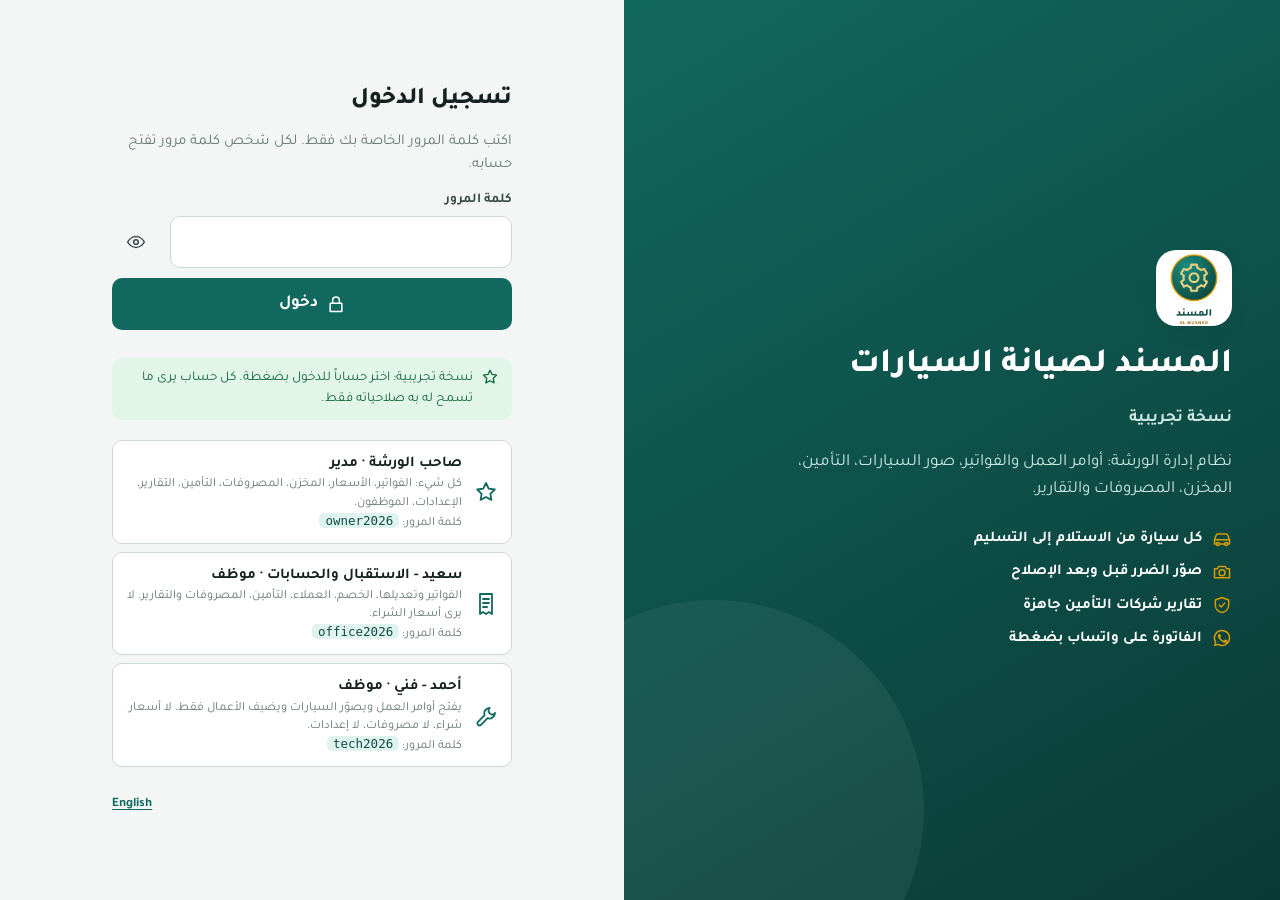
<file: login/index.html>
<!doctype html>
<html lang="ar" dir="rtl">
<head>
<meta charset="utf-8">
<meta name="viewport" content="width=device-width, initial-scale=1, viewport-fit=cover">
<meta name="robots" content="noindex, nofollow">
<meta name="theme-color" content="#0d4d46">
<meta name="color-scheme" content="light only">
<title>المسند لصيانة السيارات - تسجيل الدخول (نسخة تجريبية)</title>
<link rel="icon" href="../img/logo.png" type="image/png">
<link rel="apple-touch-icon" href="../img/logo.png">
<link rel="stylesheet" href="../css/fonts.css?v=441dbd17">
<link rel="stylesheet" href="../css/app.css?v=96108d7a">
</head>
<body>
<div id="auth" class="auth"></div>
<noscript><p style="padding:30px;text-align:center">يحتاج النظام إلى تفعيل JavaScript في المتصفح.</p></noscript>
<script>window.ROOT = '../';</script>
<script src="../js/brand.js?v=9848ef08"></script>
<script src="../js/core.js?v=5fb27f8f"></script>
<script src="../js/demo-data.js?v=35ab61e1"></script>
<script src="../js/local-backend.js?v=1b5dad7e"></script>
<script src="../js/api.js?v=3864b5c4"></script>
<script src="../js/login.js?v=2a674b01"></script>
</body>
</html>
</file>
<file: css/fonts.css>
@font-face{font-family:"Tajawal";font-style:normal;font-weight:400;font-display:swap;src:url("../fonts/tajawal-400-arabic.woff2") format("woff2");unicode-range:U+0600-06FF, U+0750-077F, U+0870-0891, U+0897-08E1, U+08E3-08FF, U+200C-200E, U+2010-2011, U+204F, U+2E41, U+FB50-FDFF, U+FE70-FE74, U+FE76-FEFC, U+102E0-102FB, U+10E60-10E7E, U+10EC2-10EC7, U+10EC9-10EEE, U+10EF0-10EFF, U+1EE00-1EE03, U+1EE05-1EE1F, U+1EE21-1EE22, U+1EE24, U+1EE27, U+1EE29-1EE32, U+1EE34-1EE37, U+1EE39, U+1EE3B, U+1EE42, U+1EE47, U+1EE49, U+1EE4B, U+1EE4D-1EE4F, U+1EE51-1EE52, U+1EE54, U+1EE57, U+1EE59, U+1EE5B, U+1EE5D, U+1EE5F, U+1EE61-1EE62, U+1EE64, U+1EE67-1EE6A, U+1EE6C-1EE72, U+1EE74-1EE77, U+1EE79-1EE7C, U+1EE7E, U+1EE80-1EE89, U+1EE8B-1EE9B, U+1EEA1-1EEA3, U+1EEA5-1EEA9, U+1EEAB-1EEBB, U+1EEF0-1EEF1}
@font-face{font-family:"Tajawal";font-style:normal;font-weight:400;font-display:swap;src:url("../fonts/tajawal-400-latin.woff2") format("woff2");unicode-range:U+0000-00FF, U+0131, U+0152-0153, U+02BB-02BC, U+02C6, U+02DA, U+02DC, U+0304, U+0308, U+0329, U+2000-206F, U+20AC, U+2122, U+2191, U+2193, U+2212, U+2215, U+FEFF, U+FFFD}
@font-face{font-family:"Tajawal";font-style:normal;font-weight:500;font-display:swap;src:url("../fonts/tajawal-500-arabic.woff2") format("woff2");unicode-range:U+0600-06FF, U+0750-077F, U+0870-0891, U+0897-08E1, U+08E3-08FF, U+200C-200E, U+2010-2011, U+204F, U+2E41, U+FB50-FDFF, U+FE70-FE74, U+FE76-FEFC, U+102E0-102FB, U+10E60-10E7E, U+10EC2-10EC7, U+10EC9-10EEE, U+10EF0-10EFF, U+1EE00-1EE03, U+1EE05-1EE1F, U+1EE21-1EE22, U+1EE24, U+1EE27, U+1EE29-1EE32, U+1EE34-1EE37, U+1EE39, U+1EE3B, U+1EE42, U+1EE47, U+1EE49, U+1EE4B, U+1EE4D-1EE4F, U+1EE51-1EE52, U+1EE54, U+1EE57, U+1EE59, U+1EE5B, U+1EE5D, U+1EE5F, U+1EE61-1EE62, U+1EE64, U+1EE67-1EE6A, U+1EE6C-1EE72, U+1EE74-1EE77, U+1EE79-1EE7C, U+1EE7E, U+1EE80-1EE89, U+1EE8B-1EE9B, U+1EEA1-1EEA3, U+1EEA5-1EEA9, U+1EEAB-1EEBB, U+1EEF0-1EEF1}
@font-face{font-family:"Tajawal";font-style:normal;font-weight:500;font-display:swap;src:url("../fonts/tajawal-500-latin.woff2") format("woff2");unicode-range:U+0000-00FF, U+0131, U+0152-0153, U+02BB-02BC, U+02C6, U+02DA, U+02DC, U+0304, U+0308, U+0329, U+2000-206F, U+20AC, U+2122, U+2191, U+2193, U+2212, U+2215, U+FEFF, U+FFFD}
@font-face{font-family:"Tajawal";font-style:normal;font-weight:700;font-display:swap;src:url("../fonts/tajawal-700-arabic.woff2") format("woff2");unicode-range:U+0600-06FF, U+0750-077F, U+0870-0891, U+0897-08E1, U+08E3-08FF, U+200C-200E, U+2010-2011, U+204F, U+2E41, U+FB50-FDFF, U+FE70-FE74, U+FE76-FEFC, U+102E0-102FB, U+10E60-10E7E, U+10EC2-10EC7, U+10EC9-10EEE, U+10EF0-10EFF, U+1EE00-1EE03, U+1EE05-1EE1F, U+1EE21-1EE22, U+1EE24, U+1EE27, U+1EE29-1EE32, U+1EE34-1EE37, U+1EE39, U+1EE3B, U+1EE42, U+1EE47, U+1EE49, U+1EE4B, U+1EE4D-1EE4F, U+1EE51-1EE52, U+1EE54, U+1EE57, U+1EE59, U+1EE5B, U+1EE5D, U+1EE5F, U+1EE61-1EE62, U+1EE64, U+1EE67-1EE6A, U+1EE6C-1EE72, U+1EE74-1EE77, U+1EE79-1EE7C, U+1EE7E, U+1EE80-1EE89, U+1EE8B-1EE9B, U+1EEA1-1EEA3, U+1EEA5-1EEA9, U+1EEAB-1EEBB, U+1EEF0-1EEF1}
@font-face{font-family:"Tajawal";font-style:normal;font-weight:700;font-display:swap;src:url("../fonts/tajawal-700-latin.woff2") format("woff2");unicode-range:U+0000-00FF, U+0131, U+0152-0153, U+02BB-02BC, U+02C6, U+02DA, U+02DC, U+0304, U+0308, U+0329, U+2000-206F, U+20AC, U+2122, U+2191, U+2193, U+2212, U+2215, U+FEFF, U+FFFD}
@font-face{font-family:"Tajawal";font-style:normal;font-weight:800;font-display:swap;src:url("../fonts/tajawal-800-arabic.woff2") format("woff2");unicode-range:U+0600-06FF, U+0750-077F, U+0870-0891, U+0897-08E1, U+08E3-08FF, U+200C-200E, U+2010-2011, U+204F, U+2E41, U+FB50-FDFF, U+FE70-FE74, U+FE76-FEFC, U+102E0-102FB, U+10E60-10E7E, U+10EC2-10EC7, U+10EC9-10EEE, U+10EF0-10EFF, U+1EE00-1EE03, U+1EE05-1EE1F, U+1EE21-1EE22, U+1EE24, U+1EE27, U+1EE29-1EE32, U+1EE34-1EE37, U+1EE39, U+1EE3B, U+1EE42, U+1EE47, U+1EE49, U+1EE4B, U+1EE4D-1EE4F, U+1EE51-1EE52, U+1EE54, U+1EE57, U+1EE59, U+1EE5B, U+1EE5D, U+1EE5F, U+1EE61-1EE62, U+1EE64, U+1EE67-1EE6A, U+1EE6C-1EE72, U+1EE74-1EE77, U+1EE79-1EE7C, U+1EE7E, U+1EE80-1EE89, U+1EE8B-1EE9B, U+1EEA1-1EEA3, U+1EEA5-1EEA9, U+1EEAB-1EEBB, U+1EEF0-1EEF1}
@font-face{font-family:"Tajawal";font-style:normal;font-weight:800;font-display:swap;src:url("../fonts/tajawal-800-latin.woff2") format("woff2");unicode-range:U+0000-00FF, U+0131, U+0152-0153, U+02BB-02BC, U+02C6, U+02DA, U+02DC, U+0304, U+0308, U+0329, U+2000-206F, U+20AC, U+2122, U+2191, U+2193, U+2212, U+2215, U+FEFF, U+FFFD}
</file>
<file: css/app.css>
/* =====================================================================
   Garage system DEMO - point of sale and sign-in page
   Light mode only. Palette: deep teal on white with a gold accent.
   Layout uses logical properties, so Arabic (RTL) flips by itself.
   ===================================================================== */
:root{
  --g900:#0a3a35;--g800:#0d4d46;--g700:#11685e;--g600:#167f72;--g500:#22a08f;--g200:#bde4dd;--g100:#e1f3ef;--g50:#f0f9f7;
  --amber:#d89b00;--amber-bg:#fff6d6;--amber-ink:#735000;
  --bg:#f3f6f5;--card:#fff;--ink:#14211f;--ink2:#384a47;--muted:#667a76;--line:#dfe7e5;--line2:#ccd8d5;
  --ok:#178a4a;--ok-bg:#e2f5e9;--red:#d43d51;--red-bg:#fdecee;--blue:#1f78b4;--blue-bg:#e6f1f9;
  --r:14px;--r-sm:10px;--sh:0 1px 2px rgba(10,45,40,.05),0 6px 20px rgba(10,45,40,.06);--sh-lg:0 18px 50px rgba(8,38,34,.22);
  --side:232px;--top:60px;
}
*{box-sizing:border-box;margin:0;padding:0}
html{-webkit-text-size-adjust:100%}
body{font-family:"Tajawal","Segoe UI",Tahoma,Arial,sans-serif;font-size:15px;line-height:1.55;color:var(--ink);background:var(--bg);min-height:100vh;color-scheme:light}
button,input,select,textarea{font:inherit;color:inherit}
button{cursor:pointer;border:0;background:none}
a{color:var(--g700);text-decoration:none}
img{max-width:100%;display:block}
h1,h2,h3,h4{line-height:1.3;font-weight:800}
.ic{flex:none;vertical-align:middle}
.muted{color:var(--muted)}.small{font-size:13px}.ltr{direction:ltr;unicode-bidi:isolate;display:inline-block}
.hide{display:none!important}.grow{flex:1 1 auto;min-width:0}.nowrap{white-space:nowrap}.center{text-align:center}.end{text-align:end}
.num{font-variant-numeric:tabular-nums;direction:ltr;unicode-bidi:isolate}
.row{display:flex;align-items:center;gap:10px}.row.wrap{flex-wrap:wrap}.row.between{justify-content:space-between}.col{display:flex;flex-direction:column;gap:10px}
.mt{margin-top:14px}.mt2{margin-top:22px}.mb{margin-bottom:14px}

/* ---------------------------------------------------------- buttons */
.btn{display:inline-flex;align-items:center;justify-content:center;gap:8px;min-height:42px;padding:8px 16px;border-radius:var(--r-sm);font-weight:700;border:1px solid transparent;transition:background .15s,border-color .15s,transform .05s;white-space:nowrap;text-align:center}
.btn:active{transform:translateY(1px)}
.btn.primary{background:var(--g700);color:#fff}.btn.primary:hover{background:var(--g800)}
.btn.ghost{background:#fff;border-color:var(--line2);color:var(--ink2)}.btn.ghost:hover{background:var(--g50);border-color:var(--g200)}
.btn.soft{background:var(--g100);color:var(--g800)}.btn.soft:hover{background:var(--g200)}
.btn.amber{background:var(--amber);color:#fff}.btn.amber:hover{background:#bf8800}
.btn.danger{background:var(--red);color:#fff}.btn.danger:hover{background:#bd3145}
.btn.danger-soft{background:var(--red-bg);color:var(--red)}
.btn.wa{background:#1fa855;color:#fff}.btn.wa:hover{background:#178a45}
.btn.sm{min-height:34px;padding:4px 11px;font-size:13.5px;border-radius:8px}
.btn.lg{min-height:52px;font-size:17px;padding:10px 22px}
.btn.block{width:100%}
.btn:disabled{opacity:.55;cursor:not-allowed}
.btn.busy{position:relative;color:transparent!important}
.btn.busy::after{content:"";position:absolute;width:18px;height:18px;border:2.5px solid rgba(255,255,255,.5);border-top-color:#fff;border-radius:50%;animation:spin .7s linear infinite}
.btn.ghost.busy::after,.btn.soft.busy::after{border-color:var(--g200);border-top-color:var(--g700)}
@keyframes spin{to{transform:rotate(360deg)}}
.icon-btn{display:inline-grid;place-items:center;width:38px;height:38px;border-radius:10px;color:var(--ink2);flex:none}
.icon-btn:hover{background:var(--g100);color:var(--g800)}
.icon-btn.red:hover{background:var(--red-bg);color:var(--red)}
.icon-btn.sm{width:32px;height:32px}
.link{color:var(--g700);font-weight:700;text-decoration:underline;text-underline-offset:3px}

/* ---------------------------------------------------------- forms */
.field{display:flex;flex-direction:column;gap:5px;min-width:0}
.field>label,.label{font-size:13.5px;font-weight:700;color:var(--ink2)}
.field .hint{font-size:12.5px;color:var(--muted)}
.input,select.input,textarea.input{width:100%;min-height:42px;padding:8px 12px;border:1px solid var(--line2);border-radius:var(--r-sm);background:#fff;outline:none;transition:border-color .15s,box-shadow .15s}
textarea.input{min-height:84px;resize:vertical;line-height:1.6}
.input:focus{border-color:var(--g600);box-shadow:0 0 0 3px rgba(38,114,181,.16)}
.input.num{text-align:center}
.input.err{border-color:var(--red)}
.input:disabled{background:#f1f4f7;color:var(--muted)}
.grid{display:grid;gap:12px}.g2{grid-template-columns:repeat(2,minmax(0,1fr))}.g3{grid-template-columns:repeat(3,minmax(0,1fr))}.g4{grid-template-columns:repeat(4,minmax(0,1fr))}
.span2{grid-column:span 2}.span3{grid-column:span 3}.span-all{grid-column:1/-1}
.switch{display:inline-flex;align-items:center;gap:10px;cursor:pointer;font-weight:600;user-select:none}
.switch input{position:absolute;opacity:0;width:0;height:0}
.switch i{width:44px;height:26px;border-radius:99px;background:#c9d2dc;position:relative;transition:background .15s;flex:none}
.switch i::after{content:"";position:absolute;top:3px;inset-inline-start:3px;width:20px;height:20px;border-radius:50%;background:#fff;box-shadow:0 1px 3px rgba(0,0,0,.25);transition:inset-inline-start .15s}
.switch input:checked+i{background:var(--g600)}
.switch input:checked+i::after{inset-inline-start:21px}
.switch input:focus-visible+i{box-shadow:0 0 0 3px rgba(38,114,181,.25)}
.check{display:flex;align-items:flex-start;gap:9px;cursor:pointer;padding:8px 10px;border:1px solid var(--line);border-radius:10px;background:#fff}
.check input{width:18px;height:18px;margin-top:3px;accent-color:var(--g700);flex:none}
.check b{display:block;font-size:14px}.check span{font-size:12.5px;color:var(--muted)}
.seg{display:inline-flex;background:#e8eef4;border-radius:11px;padding:3px;gap:2px}
.seg button{padding:7px 14px;border-radius:9px;font-weight:700;color:var(--ink2);min-height:36px;display:inline-flex;align-items:center;gap:6px;white-space:nowrap}
.seg button.on{background:#fff;color:var(--g800);box-shadow:0 1px 3px rgba(0,0,0,.12)}
.seg.amber button.on{background:var(--amber);color:#fff}
.search{position:relative;flex:1 1 220px;min-width:0}
.search .ic{position:absolute;inset-inline-start:12px;top:50%;transform:translateY(-50%);color:var(--muted);pointer-events:none}
.search .input{padding-inline-start:40px}

/* ---------------------------------------------------------- cards, badges, tables */
.card{background:var(--card);border:1px solid var(--line);border-radius:var(--r);box-shadow:var(--sh);padding:16px}
.card.flat{box-shadow:none}
.card>h3,.card-title{font-size:16px;margin-bottom:12px;display:flex;align-items:center;gap:8px}
.badge{display:inline-flex;align-items:center;gap:4px;padding:2px 9px;border-radius:99px;font-size:12.5px;font-weight:700;background:#eef2f6;color:var(--ink2);white-space:nowrap}
.badge.ok{background:var(--ok-bg);color:var(--ok)}.badge.blue{background:var(--g100);color:var(--g800)}.badge.warn{background:var(--amber-bg);color:var(--amber-ink)}.badge.bad{background:var(--red-bg);color:var(--red)}.badge.info{background:var(--blue-bg);color:var(--blue)}
.chips{display:flex;gap:7px;overflow-x:auto;padding-bottom:4px;scrollbar-width:thin}
.chip{flex:none;padding:6px 13px;border-radius:99px;background:#fff;border:1px solid var(--line2);font-weight:700;font-size:13.5px;color:var(--ink2);white-space:nowrap}
.chip.on{background:var(--g700);border-color:var(--g700);color:#fff}
.tbl-wrap{overflow-x:auto;border:1px solid var(--line);border-radius:var(--r);background:#fff}
table.tbl{width:100%;border-collapse:collapse;font-size:14px}
/* headings and cells sit in the middle of their column (the first column, the names, starts at the reading side) */
.tbl th{background:var(--g50);color:var(--ink2);font-size:12.5px;font-weight:800;text-align:center;padding:10px 12px;white-space:nowrap;border-bottom:1px solid var(--line)}
.tbl td{padding:10px 12px;border-bottom:1px solid var(--line);vertical-align:middle;text-align:center}
.tbl th:first-child,.tbl td:first-child{text-align:start}
.tbl tr:last-child td{border-bottom:0}
.tbl tbody tr:hover{background:#fafbfd}
.tbl td.act{white-space:nowrap;text-align:center}
.tbl .t-end,.tbl th.t-end{text-align:center}
.tbl tfoot td{background:var(--g50);font-weight:800}
.empty{padding:36px 16px;text-align:center;color:var(--muted)}
.empty .ic{color:var(--g200);margin:0 auto 8px;display:block}
.stats{display:grid;grid-template-columns:repeat(auto-fit,minmax(170px,1fr));gap:12px}
.stat{background:#fff;border:1px solid var(--line);border-radius:var(--r);padding:14px 16px;box-shadow:var(--sh)}
.stat span{font-size:13px;color:var(--muted);font-weight:700;display:flex;align-items:center;gap:6px}
.stat b{display:block;font-size:22px;font-weight:800;margin-top:3px}
.stat.green b{color:var(--ok)}.stat.blue b{color:var(--g700)}.stat.red b{color:var(--red)}.stat.amber b{color:var(--amber-ink)}
.stat small{color:var(--muted);font-size:12.5px}
.note{padding:10px 13px;border-radius:10px;background:var(--blue-bg);color:#0f5b52;font-size:13.5px;display:flex;gap:8px;align-items:flex-start}
.note.warn{background:var(--amber-bg);color:var(--amber-ink)}.note.bad{background:var(--red-bg);color:#a02236}.note.ok{background:var(--ok-bg);color:#11663a}
.kv{display:grid;grid-template-columns:auto 1fr;gap:6px 14px;font-size:14.5px}
.kv dt{color:var(--muted)}.kv dd{font-weight:700;text-align:end}
.tbl tfoot td{text-align:center}.tbl tfoot td:first-child{text-align:start}
.bar{height:8px;border-radius:99px;background:#e8eef4;overflow:hidden}.bar i{display:block;height:100%;background:var(--g600);border-radius:99px}

/* product pictures / tiles */
.thumb{width:46px;height:46px;border-radius:10px;object-fit:cover;background:#eef2f6;flex:none}
.noimg{display:inline-grid;place-items:center;font-weight:800;color:#fff;background:var(--tile,#64707c);font-size:15px;letter-spacing:0}
.thumb.lg{width:72px;height:72px;border-radius:12px;font-size:22px}

/* ---------------------------------------------------------- toasts + windows */
#toasts{position:fixed;inset-inline:0;bottom:22px;display:flex;flex-direction:column;align-items:center;gap:8px;z-index:400;pointer-events:none;padding:0 14px}
.toast{background:var(--g900);color:#fff;padding:11px 18px;border-radius:12px;box-shadow:var(--sh-lg);font-weight:700;max-width:520px;animation:pop .2s ease}
.toast.err{background:#a02236}.toast.warn{background:#8a5a00}
.toast.out{opacity:0;transform:translateY(8px);transition:.3s}
@keyframes pop{from{opacity:0;transform:translateY(10px)}}
.modal-wrap{position:fixed;inset:0;background:rgba(10,25,45,.5);z-index:300;display:flex;align-items:center;justify-content:center;padding:16px;animation:fade .15s}
@keyframes fade{from{opacity:0}}
.modal{background:#fff;border-radius:18px;box-shadow:var(--sh-lg);width:100%;max-width:560px;max-height:calc(100vh - 32px);max-height:calc(100dvh - 32px);display:flex;flex-direction:column;overflow:hidden}
.modal.sm{max-width:420px}.modal.lg{max-width:780px}.modal.xl{max-width:1020px}
.modal-head{display:flex;align-items:center;justify-content:space-between;gap:10px;padding:14px 18px;border-bottom:1px solid var(--line)}
.modal-head h3{font-size:17px}
.modal-body{padding:18px;overflow-y:auto;flex:1 1 auto}
.modal-foot{display:flex;gap:10px;justify-content:flex-end;padding:12px 18px;border-top:1px solid var(--line);background:#fafbfd;flex-wrap:wrap}
.confirm-text{font-size:16px;line-height:1.7}
body.has-modal{overflow:hidden}

/* ---------------------------------------------------------- shell */
.shell{display:grid;grid-template-columns:var(--side) minmax(0,1fr);min-height:100vh}
.side{background:linear-gradient(180deg,var(--g800),var(--g900));color:#dbe7f3;display:flex;flex-direction:column;position:sticky;top:0;height:100vh;height:100dvh;overflow-y:auto}
.brand{display:flex;align-items:center;gap:10px;padding:16px 16px 12px}
.brand-mark{width:42px;height:42px;border-radius:12px;background:#fff;display:grid;place-items:center;flex:none;overflow:hidden;color:var(--g700);font-weight:800;font-size:18px}
.brand-mark img{width:100%;height:100%;object-fit:contain}
.brand b{color:#fff;font-size:16px;line-height:1.2;display:block}.brand small{font-size:12px;color:#a9c6e2}
.nav{display:flex;flex-direction:column;gap:2px;padding:6px 10px;flex:1 1 auto}
.nav-item{display:flex;align-items:center;gap:11px;padding:10px 12px;border-radius:11px;color:#cde8e2;font-weight:700;text-align:start;width:100%;position:relative}
.nav-item:hover{background:rgba(255,255,255,.08);color:#fff}
.nav-item.on{background:#fff;color:var(--g800)}
.nav-item .count{margin-inline-start:auto;background:var(--amber);color:#3a2c00;border-radius:99px;font-size:12px;padding:0 7px;min-width:20px;text-align:center;font-weight:800}
.nav-sep{height:1px;background:rgba(255,255,255,.12);margin:8px 6px}
.side-foot{padding:12px;border-top:1px solid rgba(255,255,255,.1);display:flex;flex-direction:column;gap:8px}
.switch-app{display:flex;align-items:center;gap:10px;padding:11px 12px;border-radius:12px;background:var(--amber);color:#3a2c00;font-weight:800;width:100%;justify-content:center}
.switch-app:hover{background:#ffab3d}
.me{display:flex;align-items:center;gap:9px;font-size:13.5px;color:#cde8e2;padding:2px 4px}
.me b{color:#fff;display:block;line-height:1.2}
.me .icon-btn{color:#cde8e2;margin-inline-start:auto}.me .icon-btn:hover{background:rgba(255,255,255,.12);color:#fff}
.main{display:flex;flex-direction:column;min-width:0}
.top{height:var(--top);background:#fff;border-bottom:1px solid var(--line);display:flex;align-items:center;gap:10px;padding:0 20px;position:sticky;top:0;z-index:50}
.top h1{font-size:19px;flex:1 1 auto;min-width:0;overflow:hidden;text-overflow:ellipsis;white-space:nowrap}
.top .lang{font-weight:800;color:var(--g700);padding:6px 10px;border-radius:9px;border:1px solid var(--line2);min-height:36px}
.top .bell{position:relative}
.top .bell .dot{position:absolute;top:3px;inset-inline-end:3px;background:var(--red);color:#fff;border-radius:99px;font-size:10.5px;font-weight:800;min-width:17px;height:17px;display:grid;place-items:center;padding:0 3px}
.view{padding:20px;flex:1 1 auto;min-width:0}
.view-head{display:flex;align-items:center;gap:10px;flex-wrap:wrap;margin-bottom:14px}
.view-head h2{font-size:18px;flex:1 1 auto}
.toolbar{display:flex;gap:10px;flex-wrap:wrap;align-items:center;margin-bottom:14px}
.banner{padding:9px 16px;font-size:13.5px;font-weight:700;display:flex;gap:10px;align-items:center;justify-content:center;flex-wrap:wrap;text-align:center}
.banner.view{background:var(--blue-bg);color:#0f5b52}
.banner.demo{background:var(--amber-bg);color:var(--amber-ink)}
.banner .btn{min-height:30px;padding:2px 10px;font-size:12.5px}
.tabbar{display:none}

/* ---------------------------------------------------------- storage ring */
.ring-card{display:flex;align-items:center;gap:16px;background:#fff;border:1px solid var(--line);border-radius:var(--r);padding:14px 16px;box-shadow:var(--sh);--ring:var(--g600)}
.ring-card.warn{--ring:var(--amber)}.ring-card.full{--ring:var(--red)}
.ring{position:relative;width:104px;height:104px;flex:none}
.ring svg{width:100%;height:100%}
.ring-bg{fill:none;stroke:#e6ecf2;stroke-width:11}
.ring-fg{fill:none;stroke:var(--ring);stroke-width:11;stroke-linecap:round;transition:stroke-dashoffset .6s ease}
.ring-mid{position:absolute;inset:0;display:flex;flex-direction:column;align-items:center;justify-content:center;line-height:1.15}
.ring-mid b{font-size:19px;font-weight:800;direction:ltr}.ring-mid span{font-size:11.5px;color:var(--muted)}
.ring-info h4{font-size:15px;margin-bottom:2px}.ring-num{font-size:14.5px}.ring-msg{color:var(--red);font-weight:700;font-size:13px;margin-top:4px}
.ring-card.warn .ring-msg{color:var(--amber-ink)}
.ring-card.small{padding:10px 12px;gap:12px}.ring-card.small .ring{width:74px;height:74px}.ring-card.small .ring-mid b{font-size:14.5px}.ring-card.small .ring-mid span{display:none}
.rings{display:grid;grid-template-columns:repeat(auto-fit,minmax(280px,1fr));gap:12px}

/* ---------------------------------------------------------- sell screen */
.sell{display:grid;grid-template-columns:minmax(0,1fr) 400px;gap:16px;align-items:start}
.sell-bar{display:flex;gap:10px;flex-wrap:wrap;align-items:center;margin-bottom:10px}
.p-grid{display:grid;grid-template-columns:repeat(auto-fill,minmax(148px,1fr));gap:10px;margin-top:10px}
.p-card{background:#fff;border:1px solid var(--line);border-radius:14px;overflow:hidden;text-align:start;display:flex;flex-direction:column;position:relative;transition:border-color .12s,box-shadow .12s,transform .06s;min-width:0}
.p-card:hover{border-color:var(--g500);box-shadow:var(--sh)}
.p-card:active{transform:scale(.98)}
.p-card .pic{aspect-ratio:4/3;width:100%;object-fit:cover;background:#eef2f6;border-radius:0;height:auto;font-size:26px}
.p-card .info{padding:8px 10px 10px;display:flex;flex-direction:column;gap:3px;flex:1 1 auto}
.p-card .nm{font-weight:700;font-size:14px;line-height:1.35;display:-webkit-box;-webkit-line-clamp:2;-webkit-box-orient:vertical;overflow:hidden;min-height:38px}
.p-card .pr{font-weight:800;color:var(--g700);font-size:15px}
.p-card .pr small{font-weight:600;color:var(--muted);font-size:12px}
.p-card .st{position:absolute;top:7px;inset-inline-start:7px}
.p-card.out{opacity:.62}
.p-card .more{font-size:12px;color:var(--muted)}
/* The bill is ONE scrolling panel: customer, the chosen products one under the other (each at its full height), totals and the
   save buttons. Nothing inside it has its own little scroll box, so on a short screen every part can still be reached. */
.cart{background:#fff;border:1px solid var(--line);border-radius:var(--r);box-shadow:var(--sh);display:flex;flex-direction:column;position:sticky;top:calc(var(--top) + 14px);max-height:calc(100vh - var(--top) - var(--ban,0px) - 34px);max-height:calc(100dvh - var(--top) - var(--ban,0px) - 34px);overflow-y:auto;overflow-x:hidden;overscroll-behavior:contain;scrollbar-width:thin;scrollbar-color:var(--g200) transparent}
.cart>*{flex:none}
/* the bill's title bar (name, Clear, close) stays at the top of the panel while the rest scrolls under it */
.cart-title{position:sticky;top:0;z-index:2;background:#fff;padding:11px 14px 9px;border-radius:var(--r) var(--r) 0 0}
.cart-head{padding:2px 14px 12px;border-bottom:1px solid var(--line);display:flex;flex-direction:column;gap:10px}
.cart-lines{min-height:70px}
.cart-line{padding:8px 12px 9px 14px;border-bottom:1px solid var(--line);display:grid;grid-template-columns:minmax(0,1fr) auto;gap:4px 8px;align-items:start}
.cart-line .nm{font-weight:700;font-size:14.5px;line-height:1.35}
.cart-line .sub{font-size:12.5px;color:var(--muted)}
.cart-line .ctl{grid-column:1/-1;display:flex;align-items:center;gap:6px;flex-wrap:wrap}
.cart-line select.input,.cart-line .input{min-height:36px;padding:4px 8px;font-size:14px}
.cart-line .price{width:76px}
.cart-line select.input{max-width:104px;padding-inline:6px}
.cart-line .icon-btn{margin-top:-4px}
.cart-line .lt{font-weight:800;margin-inline-start:auto}
.qty{display:inline-flex;align-items:center;border:1px solid var(--line2);border-radius:10px;overflow:hidden;background:#fff}
.qty button{width:30px;height:36px;display:grid;place-items:center;color:var(--g700)}
.qty button:hover{background:var(--g100)}
.qty input{width:42px;height:36px;border:0;text-align:center;outline:none;font-weight:800;background:transparent}
.cart-foot{padding:12px 14px;border-top:1px solid var(--line);background:#fafbfd;border-radius:0 0 var(--r) var(--r);display:flex;flex-direction:column;gap:9px}
.tot-row{display:flex;justify-content:space-between;align-items:center;gap:10px;font-size:14.5px}
.tot-row.big{font-size:21px;font-weight:800;color:var(--g800)}
.tot-row .input{width:110px;min-height:34px;padding:3px 8px}
.pay-methods{display:grid;grid-template-columns:repeat(4,1fr);gap:6px}
.pay-methods button{padding:8px 4px;border:1px solid var(--line2);border-radius:10px;font-weight:700;font-size:13px;background:#fff}
.pay-methods button.on{background:var(--g700);border-color:var(--g700);color:#fff}
.save-row{display:grid;grid-template-columns:1fr 1fr;gap:8px}
.cart-toggle{display:none}
.unit-pick{display:grid;gap:8px}
.unit-pick button{display:flex;justify-content:space-between;align-items:center;gap:10px;padding:12px 14px;border:1px solid var(--line2);border-radius:12px;font-weight:700;background:#fff;text-align:start}
.unit-pick button:hover{border-color:var(--g600);background:var(--g50)}
.unit-pick b{color:var(--g700);font-size:16px}

/* ---------------------------------------------------------- inventory */
.inv-grid{display:grid;grid-template-columns:repeat(auto-fill,minmax(250px,1fr));gap:12px}
.inv-card{background:#fff;border:1px solid var(--line);border-radius:14px;padding:12px;display:flex;gap:12px;text-align:start;width:100%;min-width:0;transition:border-color .12s,box-shadow .12s}
.inv-card:hover{border-color:var(--g500);box-shadow:var(--sh)}
.inv-card .nm{font-weight:800;line-height:1.35;font-size:14.5px}
.inv-card .meta{font-size:12.5px;color:var(--muted)}
.inv-card .q{font-weight:800;font-size:15px;margin-top:3px}
.photo-drop{border:2px dashed var(--g200);border-radius:16px;background:var(--g50);min-height:190px;display:flex;flex-direction:column;align-items:center;justify-content:center;gap:10px;padding:16px;text-align:center;position:relative;overflow:hidden}
.photo-drop img{max-height:260px;border-radius:12px;object-fit:contain}
.photo-drop .acts{display:flex;gap:8px;flex-wrap:wrap;justify-content:center}
.photo-drop .saved{font-size:12.5px;color:var(--g700);font-weight:700}
.units-tbl{width:100%;border-collapse:separate;border-spacing:0 6px}
.units-tbl th{font-size:12.5px;color:var(--muted);font-weight:700;text-align:center;padding:0 4px}
.units-tbl td{padding:0 3px;vertical-align:middle}
.units-tbl .input{min-height:38px;padding:5px 8px}
.detail-hero{display:grid;grid-template-columns:220px minmax(0,1fr);gap:18px;align-items:start}
.detail-hero .pic{width:100%;aspect-ratio:1/1;object-fit:cover;border-radius:16px;background:#eef2f6;height:auto;font-size:54px}
.loc-boxes{display:grid;grid-template-columns:repeat(3,1fr);gap:8px}
.loc-box{border:1px solid var(--line);border-radius:12px;padding:10px;text-align:center;background:#fff}
.loc-box span{font-size:12.5px;color:var(--muted);font-weight:700;display:flex;gap:5px;justify-content:center;align-items:center}
.loc-box b{font-size:19px;display:block}.loc-box small{font-size:12px;color:var(--muted)}
.loc-box.total{background:var(--g50);border-color:var(--g200)}
.price-tbl{width:100%;border-collapse:collapse;font-size:14.5px}
.price-tbl th{font-size:12.5px;color:var(--muted);text-align:center;padding:6px 8px;border-bottom:1px solid var(--line)}
.price-tbl td{padding:8px;border-bottom:1px solid var(--line);text-align:center}
.price-tbl th:first-child,.price-tbl td:first-child{text-align:start}
.fab{position:fixed;bottom:22px;inset-inline-end:22px;z-index:60;box-shadow:var(--sh-lg);border-radius:99px;min-height:54px;padding:10px 22px;font-size:16px}
.tabs{display:flex;gap:4px;border-bottom:1px solid var(--line);margin-bottom:14px;overflow-x:auto}
.tabs button{padding:10px 14px;font-weight:700;color:var(--muted);border-bottom:3px solid transparent;white-space:nowrap;margin-bottom:-1px}
.tabs button.on{color:var(--g800);border-bottom-color:var(--g700)}

/* ---------------------------------------------------------- login */
.auth{min-height:100vh;display:grid;grid-template-columns:minmax(0,1.05fr) minmax(0,1fr)}
.auth-art{background:linear-gradient(150deg,var(--g700),var(--g900));color:#fff;display:flex;flex-direction:column;justify-content:center;padding:48px;gap:18px;position:relative;overflow:hidden}
.auth-art::after{content:"";position:absolute;inset-inline-end:-120px;bottom:-120px;width:420px;height:420px;border-radius:50%;background:rgba(255,255,255,.06)}
.auth-art h1{font-size:34px}.auth-art p{font-size:17px;color:#cde8e2;max-width:440px}
.auth-art ul{list-style:none;display:grid;gap:10px;margin-top:6px}
.auth-art li{display:flex;gap:10px;align-items:center;font-weight:600}
.auth-art li .ic{color:var(--amber)}
.auth-form{display:flex;align-items:center;justify-content:center;padding:28px}
.auth-box{width:100%;max-width:400px;display:flex;flex-direction:column;gap:14px}
.auth-box h2{font-size:24px}
.auth-logo{width:76px;height:76px;border-radius:20px;background:#fff;display:grid;place-items:center;overflow:hidden;color:var(--g700);font-weight:800;font-size:30px;box-shadow:var(--sh)}
.auth-logo img{width:100%;height:100%;object-fit:contain}
.choose{display:grid;grid-template-columns:1fr 1fr;gap:12px}
.choose a{border:1px solid var(--line2);border-radius:16px;padding:20px 14px;text-align:center;font-weight:800;color:var(--ink);background:#fff;display:flex;flex-direction:column;gap:8px;align-items:center}
.choose a:hover{border-color:var(--g600);background:var(--g50)}
.choose a .ic{color:var(--g700)}
.choose a small{font-weight:500;color:var(--muted);font-size:12.5px}

/* ---------------------------------------------------------- admin (website control panel) */
.post-row{display:flex;gap:12px;align-items:flex-start;padding:12px;border:1px solid var(--line);border-radius:14px;background:#fff}
.post-row .pic{width:92px;height:92px;border-radius:12px;object-fit:cover;background:#eef2f6;flex:none;font-size:26px}
.img-list{display:flex;gap:8px;flex-wrap:wrap}
.img-list .im{position:relative;width:92px;height:92px}
.img-list .im img{width:100%;height:100%;object-fit:cover;border-radius:12px}
.img-list .im button{position:absolute;top:-6px;inset-inline-end:-6px;width:24px;height:24px;border-radius:50%;background:var(--red);color:#fff;display:grid;place-items:center}
.img-list .add{width:92px;height:92px;border:2px dashed var(--g200);border-radius:12px;display:grid;place-items:center;color:var(--g700);background:var(--g50)}
.msg{border:1px solid var(--line);border-radius:14px;background:#fff;padding:14px}
.msg.unread{border-color:var(--g500);background:var(--g50)}
.msg p.t{white-space:pre-wrap;margin:8px 0}
.section-block{border:1px solid var(--line);border-radius:14px;background:#fff;padding:14px;margin-bottom:12px}
.section-block>h4{font-size:15px;margin-bottom:10px;display:flex;align-items:center;gap:8px}

/* ---------------------------------------------------------- printing */
#print-area{display:none}
@media print{
  body>*:not(#print-area){display:none!important}
  #print-area{display:block!important}
  body{background:#fff}
}

/* ---------------------------------------------------------- phone and tablet */
@media (max-width:1100px){
  .sell{grid-template-columns:minmax(0,1fr) 360px}
  .g4{grid-template-columns:repeat(2,minmax(0,1fr))}
}
@media (max-width:860px){
  :root{--top:54px}
  .shell{grid-template-columns:minmax(0,1fr)}
  .side{display:none}
  .side.open{display:flex;position:fixed;inset:0;z-index:200;width:min(300px,86vw);height:100dvh;inset-inline-end:auto}
  .side-shade{position:fixed;inset:0;background:rgba(10,25,45,.5);z-index:190}
  .top{padding:0 12px;gap:6px}.top h1{font-size:17px}
  .view{padding:14px 12px 96px}
  .tabbar{display:grid;grid-template-columns:repeat(5,1fr);position:fixed;bottom:0;inset-inline:0;background:#fff;border-top:1px solid var(--line);z-index:55;padding-bottom:env(safe-area-inset-bottom)}
  .tabbar button{display:flex;flex-direction:column;align-items:center;gap:1px;padding:7px 2px 6px;font-size:11.5px;font-weight:700;color:var(--muted);position:relative}
  .tabbar button.on{color:var(--g700)}
  .tabbar .count{position:absolute;top:3px;inset-inline-start:54%;background:var(--red);color:#fff;border-radius:99px;font-size:10px;min-width:16px;padding:0 3px}
  .sell{grid-template-columns:minmax(0,1fr)}
  .cart{position:fixed;inset:0;z-index:120;max-height:none;border-radius:0;border:0;display:none;-webkit-overflow-scrolling:touch}
  .cart.open{display:flex}
  .cart-foot{border-radius:0;padding-bottom:calc(12px + env(safe-area-inset-bottom))}
  .cart-toggle{display:flex;position:fixed;bottom:66px;inset-inline:12px;z-index:58;justify-content:space-between;box-shadow:var(--sh-lg);border-radius:14px}
  .cart-close{display:inline-grid!important}
  .p-grid{grid-template-columns:repeat(auto-fill,minmax(128px,1fr));gap:8px}
  .g2,.g3,.g4{grid-template-columns:minmax(0,1fr)}
  .g2.keep,.g3.keep{grid-template-columns:repeat(2,minmax(0,1fr))}
  .span2,.span3{grid-column:auto}
  .detail-hero{grid-template-columns:minmax(0,1fr)}
  .detail-hero .pic{max-width:240px;margin:0 auto}
  .modal-wrap{padding:0;align-items:flex-end}
  .modal,.modal.sm,.modal.lg,.modal.xl{max-width:none;border-radius:18px 18px 0 0;max-height:94dvh}
  .modal-foot .btn{flex:1 1 auto}
  .auth{grid-template-columns:minmax(0,1fr)}
  .auth-art{padding:26px 22px}.auth-art h1{font-size:25px}.auth-art ul{display:none}
  .fab{bottom:76px;inset-inline-end:14px}
  .ring-card{flex-direction:row}
  .units-tbl thead{display:none}
  .units-tbl tr{display:grid;grid-template-columns:1fr 1fr;gap:6px;padding:10px;border:1px solid var(--line);border-radius:12px;margin-bottom:8px;background:#fff}
  .units-tbl td{padding:0}.units-tbl td[data-l]::before{content:attr(data-l);display:block;font-size:12px;color:var(--muted);font-weight:700}
  .units-tbl td.wide{grid-column:1/-1}
  .loc-boxes{grid-template-columns:repeat(3,1fr)}
  .hide-m{display:none!important}

  /* --- phone: numbers two per row, short notice strip --- */
  .stats{grid-template-columns:repeat(2,minmax(0,1fr));gap:8px}
  .stat{padding:10px 12px}.stat b{font-size:18px}.stat span{font-size:12px}.stat small{font-size:11.5px}
  .banner{padding:6px 10px;font-size:12.5px;gap:8px}
  .banner.demo{flex-wrap:nowrap;justify-content:space-between}
  .save-row .btn{min-width:0;padding-inline:8px;font-size:15.5px;white-space:normal;line-height:1.25}
  .btn.lg{min-height:50px;font-size:15.5px;padding-inline:10px;white-space:normal;line-height:1.25;min-width:0}
  .grid>.btn{min-width:0}
  .toolbar .btn,.view-head .btn{flex:1 1 auto}
  .view-head h2{flex:1 1 100%;font-size:17px}
  .rings{grid-template-columns:minmax(0,1fr)}
  .post-row{padding:10px;gap:10px}.post-row .pic{width:68px;height:68px}
  .photo-drop{min-height:160px}

  /* --- phone: every table becomes a stack of cards (one bill / product / customer per card, a line per column).
         The column titles are copied onto the cells by js/shell.js (data-l). --- */
  .tbl-wrap{border:0;background:none;overflow:visible;border-radius:0}
  table.tbl,.tbl tbody,.tbl tfoot,.tbl tr,.tbl td{display:block;width:100%}
  .tbl thead{display:none}
  .tbl tbody tr{background:#fff;border:1px solid var(--line);border-radius:14px;padding:9px 13px;margin-bottom:8px;box-shadow:0 1px 2px rgba(10,45,40,.04)}
  .tbl tbody tr:hover{background:#fff}
  .tbl td,.tbl td.t-end,.tbl td.act{border:0;padding:2px 0;position:relative;min-height:25px;white-space:normal}
  /* the column title always sits on the reading side (right in Arabic, left in English), whatever the cell's own direction is */
  .tbl td[data-l]::before{content:attr(data-l);position:absolute;top:3px;width:36%;color:var(--muted);font-size:12.5px;font-weight:700;line-height:1.5;direction:inherit}
  [dir=rtl] .tbl td{text-align:left}[dir=rtl] .tbl td[data-l]{padding-right:38%}[dir=rtl] .tbl td[data-l]::before{right:0;text-align:right;direction:rtl}
  [dir=ltr] .tbl td{text-align:right}[dir=ltr] .tbl td[data-l]{padding-left:38%}[dir=ltr] .tbl td[data-l]::before{left:0;text-align:left;direction:ltr}
  .tbl td:empty{display:none}
  .tbl td:first-child{font-size:15.5px}
  .tbl td.act{display:flex;justify-content:flex-end;gap:4px;padding-top:6px;margin-top:4px;border-top:1px dashed var(--line);min-height:0}
  .tbl td.act:empty{display:none}
  .tbl td.act .icon-btn.sm{width:40px;height:38px;background:var(--g50)}
  .tbl tfoot tr{display:flex;justify-content:space-between;gap:10px;background:var(--g50);border-radius:12px;padding:9px 13px}
  .tbl tfoot td{background:none;padding:0;width:auto}
  .price-tbl th,.price-tbl td{padding:7px 6px;font-size:13.5px}
}
.cart-close{display:none}
@media (min-width:861px){.only-m{display:none!important}}

/* a left-to-right line of its own (a phone number under a name) */
div.ltr{display:block}
[dir=rtl] div.ltr{text-align:right}
[dir=rtl] td.t-end div.ltr,[dir=rtl] .tbl td div.ltr{text-align:inherit}

/* =====================================================================
   Garage pieces
   ===================================================================== */
.mt-s{margin-top:8px}
.badge.sm{font-size:11.5px;padding:1px 7px}
.chips.wrap{flex-wrap:wrap;overflow:visible}
.top-logo{width:34px;height:34px;object-fit:contain;border-radius:8px;flex:none}
.empty.small{padding:18px 12px}.empty.small p{font-size:13.5px}
.plate{display:inline-block;background:#fff;border:2px solid #22303d;border-radius:6px;padding:0 7px;font-weight:800;letter-spacing:.5px;font-size:14px;color:#14211f;line-height:1.5}

/* services tiles on the job card screen */
.p-grid.svc{grid-template-columns:repeat(auto-fill,minmax(160px,1fr))}
.s-card{background:#fff;border:1px solid var(--line);border-inline-start:5px solid var(--tile,#167f72);border-radius:12px;padding:10px 12px;text-align:start;display:flex;flex-direction:column;gap:6px;min-height:78px;justify-content:space-between;transition:border-color .12s,box-shadow .12s,transform .06s}
.s-card:hover{box-shadow:var(--sh);border-color:var(--tile)}
.s-card:active{transform:scale(.98)}
.s-card .nm{font-weight:700;font-size:14.5px;line-height:1.35}
.s-card .num{color:var(--g700)}

/* the job card panel: folding sections */
.cart-sec{border-bottom:1px solid var(--line)}
.cart-sec>summary{list-style:none;display:flex;align-items:center;gap:8px;padding:11px 14px;cursor:pointer;background:var(--g50);color:var(--g800);user-select:none}
.cart-sec>summary::-webkit-details-marker{display:none}
.cart-sec>summary b{flex:none}
.cart-sec>summary .sec-x{flex:1 1 auto;min-width:0;font-size:12.5px;color:var(--muted);font-weight:600;overflow:hidden;text-overflow:ellipsis;white-space:nowrap;text-align:end}
.cart-sec>summary>.ic:last-child{transition:transform .15s;color:var(--muted)}
[dir=rtl] .cart-sec>summary>.ic:last-child{transform:rotate(180deg)}
.cart-sec[open]>summary>.ic:last-child{transform:rotate(90deg)}
.sec-body{padding:10px 14px 14px;display:flex;flex-direction:column;gap:10px}
.sec-body .input{min-height:40px}
.sec-body .field>label{font-size:12.5px}
.sec-body textarea.input{min-height:60px}
.ins-box{background:var(--blue-bg);border-radius:10px;padding:8px}
.visits{width:100%;text-align:start;cursor:pointer;border:0}
.lines-head{padding:10px 14px 6px}
.cart-line .x{color:var(--muted);font-weight:700}
.stage-pick{display:flex;gap:6px;flex-wrap:wrap}
.stage-pick button{flex:1 1 auto;display:inline-flex;align-items:center;justify-content:center;gap:6px;padding:8px 10px;border:1px solid var(--line2);border-radius:10px;font-weight:700;font-size:13.5px;background:#fff;color:var(--ink2);min-height:40px}
.stage-pick button.on{border-color:transparent;color:#fff;background:var(--g700)}
.stage-pick button.on.info{background:var(--blue)}.stage-pick button.on.warn{background:var(--amber)}.stage-pick button.on.ok{background:var(--ok)}.stage-pick button.on.bad{background:var(--red)}
.stage-pick.claim button{flex:0 1 auto}

/* photos */
.ph-grid{display:grid;grid-template-columns:repeat(auto-fill,minmax(104px,1fr));gap:8px}
.ph-grid.sm{grid-template-columns:repeat(auto-fill,minmax(78px,1fr));gap:6px}
.ph,.ph-add{position:relative;aspect-ratio:1/1;border-radius:12px;overflow:hidden;background:#eef2f6;display:block;width:100%}
.ph img{width:100%;height:100%;object-fit:cover}
.ph-add{border:2px dashed var(--g200);background:var(--g50);color:var(--g700);display:flex;flex-direction:column;align-items:center;justify-content:center;gap:2px;font-weight:700;font-size:12.5px}
.ph-add:hover{background:var(--g100)}
.ph-tag{position:absolute;bottom:4px;inset-inline-start:4px;font-size:10.5px;font-weight:800;padding:1px 6px;border-radius:99px;background:rgba(255,255,255,.92);color:var(--ink2)}
.ph-tag.bad{color:#b3261e}.ph-tag.ok{color:#11663a}.ph-tag.warn{color:var(--amber-ink)}.ph-tag.info{color:var(--blue)}
.ph-note{position:absolute;top:4px;inset-inline-end:4px;background:rgba(255,255,255,.92);border-radius:6px;padding:1px 3px;color:var(--ink2);display:grid}
.ph-tags{flex-wrap:wrap;max-width:100%}
.ph-tags button{padding:5px 10px;min-height:32px;font-size:12.5px}
.pv-modal .modal-body{padding:0;background:#0d1620}
.pv-stage{position:relative;background:#0d1620;display:flex;align-items:center;justify-content:center;min-height:50vh;max-height:68vh;max-height:68dvh}
.pv-stage img{max-width:100%;max-height:68vh;max-height:68dvh;object-fit:contain}
.pv-nav{position:absolute;top:50%;transform:translateY(-50%);width:46px;height:46px;border-radius:50%;background:rgba(255,255,255,.88);display:grid;place-items:center;color:var(--ink)}
.pv-nav.prev{inset-inline-start:10px}.pv-nav.next{inset-inline-end:10px}
.pv-count{position:absolute;top:10px;inset-inline-end:12px;background:rgba(0,0,0,.55);color:#fff;font-size:12.5px;font-weight:700;border-radius:99px;padding:2px 10px}
.pv-info{background:#fff;padding:12px 16px;display:flex;flex-direction:column;gap:10px}

/* the car drawing */
.car-wrap{display:flex;justify-content:center}
.car-svg{width:100%;max-width:230px;height:auto;display:block;margin:0 auto}
.car-svg.edit rect[data-z]:hover{stroke:#11685e;stroke-width:2.4}
.dmg-btn{display:flex;align-items:center;gap:12px;width:100%;text-align:start;border:1px solid var(--line2);border-radius:12px;padding:8px 10px;background:#fff}
.dmg-btn:hover{border-color:var(--g500);background:var(--g50)}
.dmg-mini{width:46px;flex:none}.dmg-mini .car-svg{max-width:46px}
.dmg-view{display:flex;align-items:center;gap:12px;margin-top:8px}.dmg-view .car-svg{max-width:90px;margin:0}

/* garage board */
.board{display:grid;grid-template-columns:repeat(3,minmax(0,1fr));gap:12px;align-items:start}
.board-col{background:#e9eef4;border-radius:var(--r);padding:10px;min-height:120px;display:flex;flex-direction:column;gap:8px}
.board-col>h3{font-size:15px;display:flex;align-items:center;gap:7px;padding:2px 4px 4px}
.board-col.open>h3{color:var(--blue)}.board-col.work>h3{color:var(--amber-ink)}.board-col.ready>h3{color:var(--ok)}
.job-card{background:#fff;border:1px solid var(--line);border-radius:12px;padding:10px 12px;cursor:pointer;box-shadow:0 1px 2px rgba(10,45,40,.05);transition:box-shadow .12s,border-color .12s}
.job-card:hover{border-color:var(--g500);box-shadow:var(--sh)}
.job-card.late{border-color:#f0b4bd;box-shadow:inset 3px 0 0 var(--red)}
.job-card .nm{font-weight:800;margin-top:4px}
.job-card .meta{font-size:12.5px;color:var(--muted)}
.inv-grid .job-card{display:block}

/* purchases form / customer cars */
.buy-line{display:grid;grid-template-columns:minmax(0,1fr) 90px 110px 90px auto;gap:8px;align-items:end;padding:8px 0;border-bottom:1px dashed var(--line)}
.buy-line .lt{text-align:center;padding-bottom:10px}
.buy-line .span-all{grid-column:1/-1}
label.mini{display:flex;flex-direction:column;gap:2px;min-width:0}
label.mini>span{font-size:11.5px;color:var(--muted);font-weight:700}
.car-row{display:grid;grid-template-columns:repeat(6,minmax(0,1fr)) auto;gap:6px;align-items:end;padding:6px 0;border-bottom:1px dashed var(--line)}
.car-row .input{min-height:38px;padding:5px 8px}

/* reminders */
.rem{display:flex;gap:10px;align-items:center;flex-wrap:wrap;padding:10px 12px;border:1px solid var(--line);border-radius:12px;background:#fff}
.rem.due{border-color:#ecd27f;background:var(--amber-bg)}
.rem-acts{gap:6px}

/* insurance */
.claim-list{display:grid;grid-template-columns:repeat(auto-fill,minmax(330px,1fr));gap:10px}
.claim-card{background:#fff;border:1px solid var(--line);border-radius:14px;padding:12px 14px;text-align:start;width:100%;box-shadow:0 1px 2px rgba(10,45,40,.04)}
.claim-card:hover{border-color:var(--g500);box-shadow:var(--sh)}
.claim-last{margin-top:6px;overflow:hidden;text-overflow:ellipsis;white-space:nowrap}
.timeline{display:flex;flex-direction:column;gap:2px;max-height:420px;overflow-y:auto}
.tl{display:grid;grid-template-columns:14px minmax(0,1fr);gap:10px;padding:7px 0;border-bottom:1px solid var(--line);font-size:14px}
.tl-dot{width:10px;height:10px;border-radius:50%;background:var(--g500);margin-top:6px}
.tl-dot.st{background:var(--amber)}
.svc-group h3 .dot{width:12px;height:12px;border-radius:50%;display:inline-block}

@media (max-width:1100px){
  .board{grid-template-columns:repeat(2,minmax(0,1fr))}
}
@media (max-width:860px){
  .board{grid-template-columns:minmax(0,1fr)}
  .board-col{min-height:0}
  .claim-list{grid-template-columns:minmax(0,1fr)}
  .buy-line{grid-template-columns:1fr 1fr}
  .buy-line select{grid-column:1/-1}
  .buy-line .lt{text-align:start;padding-bottom:6px}
  .car-row{grid-template-columns:1fr 1fr}
  .g3.keep{grid-template-columns:repeat(3,minmax(0,1fr))}
  .p-grid.svc{grid-template-columns:repeat(2,minmax(0,1fr))}
  .stage-pick button{font-size:12.5px;padding:7px 6px}
  .pv-stage{min-height:40vh}
  .top-logo{width:30px;height:30px}
}

/* the job card panel can be narrow (small laptop): buttons wrap their words instead of being cut */
.save-row .btn{min-width:0;white-space:normal;line-height:1.25;padding-inline:10px}
.cart-foot>.row.between{flex-wrap:wrap}
.cart-foot>.row.between>.btn{min-width:0}
.cart-foot select.input{max-width:100%}
.tot-row>.row{flex-wrap:wrap;justify-content:flex-end;gap:6px}
.pay-methods button{min-width:0;white-space:normal;line-height:1.2}

/* services shown first on the job card */
.icon-btn.pin{color:#b9c3cd}.icon-btn.pin.on{color:var(--amber)}.icon-btn.pin.on svg{fill:var(--amber)}
.svc-group.pinbox{border-color:#ecd27f;background:linear-gradient(180deg,var(--amber-bg),#fff 70px)}
.s-card.pinned .nm::before{content:"★ ";color:var(--amber)}

/* "Add bill": the bill panel is the big part of the screen (wider than the services list), with large, clear fields */
.sell{grid-template-columns:minmax(0,.85fr) minmax(0,1.15fr)}
.cart .cart-title h3{font-size:18px}
.cart-sec>summary{padding:12px 15px;font-size:15.5px}
.cart-sec>summary .sec-x{font-size:13px}
.cart .sec-body{padding:12px 15px 16px;gap:12px}
.cart .sec-body .field{gap:6px}
.cart .sec-body .field>label{font-size:13.5px;color:var(--ink)}
.cart .sec-body .input{min-height:45px;font-size:16px;padding:8px 12px}
.cart .sec-body textarea.input{min-height:72px}
.cart .sec-body .grid{gap:12px}
.cart .chip{font-size:14px;padding:7px 13px}
.cart .stage-pick button{min-height:42px;font-size:14px}
.cart-line{padding:10px 15px}
.cart-line .nm{font-size:15px}
.cart-line .sub{font-size:13.5px}
.cart-line .input,.cart-line .qty input{font-size:15px}
.cart-line .price{width:92px}
.lines-head{padding:12px 15px 6px;font-size:15px}
.cart-foot{padding:14px 15px}
.tot-row{font-size:15px}
.tot-row.big{font-size:22px}
.tot-row .input{width:120px;min-height:40px;font-size:15px}
@media (max-width:1100px){
  .sell{grid-template-columns:minmax(0,1fr) minmax(360px,1.4fr)}
}
@media (max-width:860px){
  .sell{grid-template-columns:minmax(0,1fr)}
  .cart .sec-body .input{min-height:46px}
}

/* computer: the bill is the whole LEFT side (full height, the larger column) and the services list is on the right,
   in Arabic and in English alike. Phone: the bill opens as a full-screen panel from the bar at the bottom. */
@media (min-width:861px){
  .sell{grid-template-columns:minmax(0,1.1fr) minmax(430px,1fr);grid-template-areas:"svc cart"}
  [dir=ltr] .sell{grid-template-columns:minmax(430px,1fr) minmax(0,1.1fr);grid-template-areas:"cart svc"}
  .sell>section{grid-area:svc}
  .sell>.cart{grid-area:cart;height:calc(100vh - var(--top) - var(--ban,0px) - 34px);height:calc(100dvh - var(--top) - var(--ban,0px) - 34px);max-height:none}
}
@media (min-width:861px) and (max-width:1100px){
  .sell{grid-template-columns:minmax(0,1fr) minmax(360px,1.1fr)}
  [dir=ltr] .sell{grid-template-columns:minmax(360px,1.1fr) minmax(0,1fr)}
}

/* ---------------------------------------------------------- demo copy only */
.demo-bar{display:flex;align-items:center;gap:10px;flex-wrap:wrap;padding:8px 18px;background:var(--amber-bg);border-bottom:1px solid #ecd27f;color:var(--amber-ink);font-size:13.5px}
.demo-bar .demo-tag{background:var(--amber);color:#fff;font-weight:800;border-radius:6px;padding:2px 9px;font-size:12.5px}
.demo-bar .demo-left{color:var(--g800)}.demo-bar .demo-left.none{color:var(--red)}
.demo-bar .btn.sm{min-height:30px}
@media (max-width:760px){.demo-bar{padding:7px 12px;gap:6px 8px;font-size:12.5px}.demo-bar .grow{flex-basis:100%;order:-1}.demo-bar .demo-tag{order:-2}}
.demo-accs{display:flex;flex-direction:column;gap:8px;margin-top:6px}
.demo-acc{display:flex;align-items:center;gap:12px;text-align:start;width:100%;padding:11px 13px;border:1px solid var(--line2);border-radius:var(--r-sm);background:#fff}
.demo-acc:hover{border-color:var(--g500);background:var(--g50)}
.demo-acc .ic{color:var(--g700)}
.demo-acc b{display:block}.demo-acc small{display:block;color:var(--muted);line-height:1.45}
.demo-acc code{direction:ltr;unicode-bidi:isolate;background:var(--g100);color:var(--g800);border-radius:5px;padding:0 6px;font-size:12.5px}
</file>
